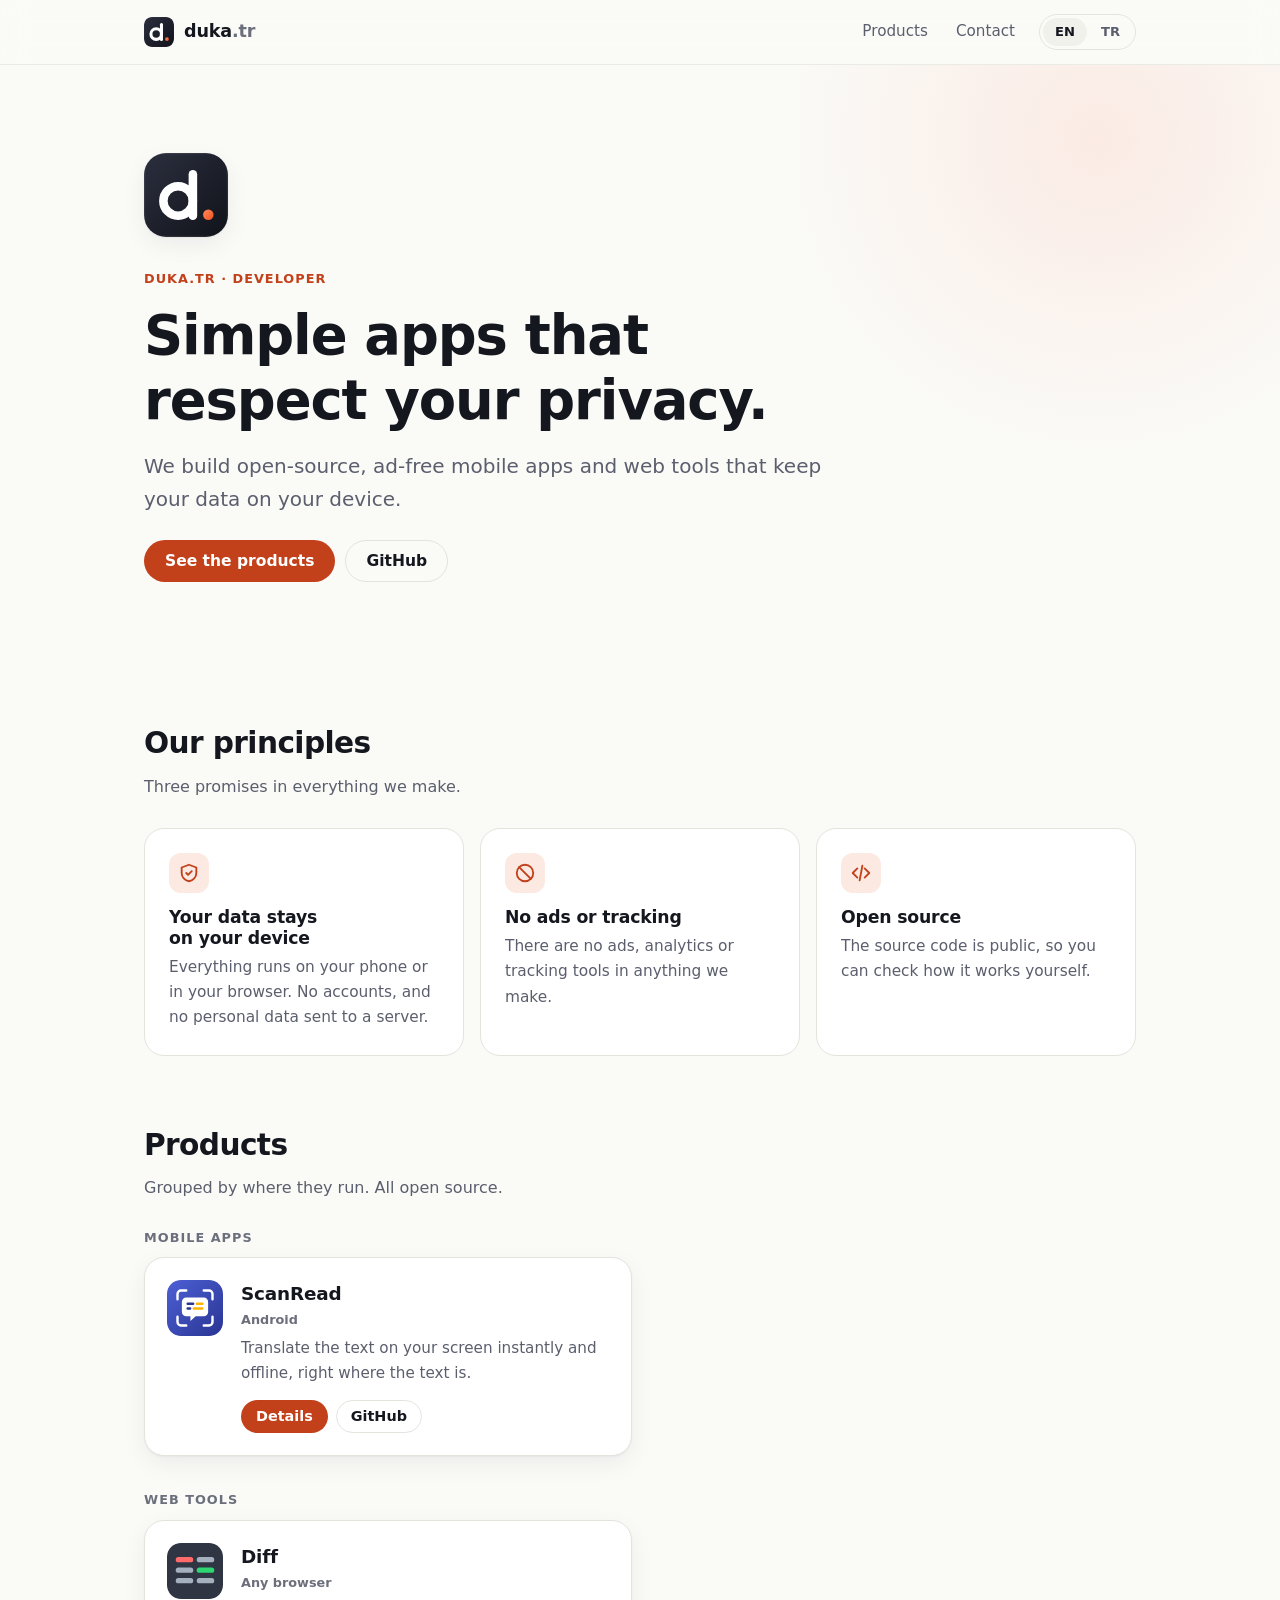
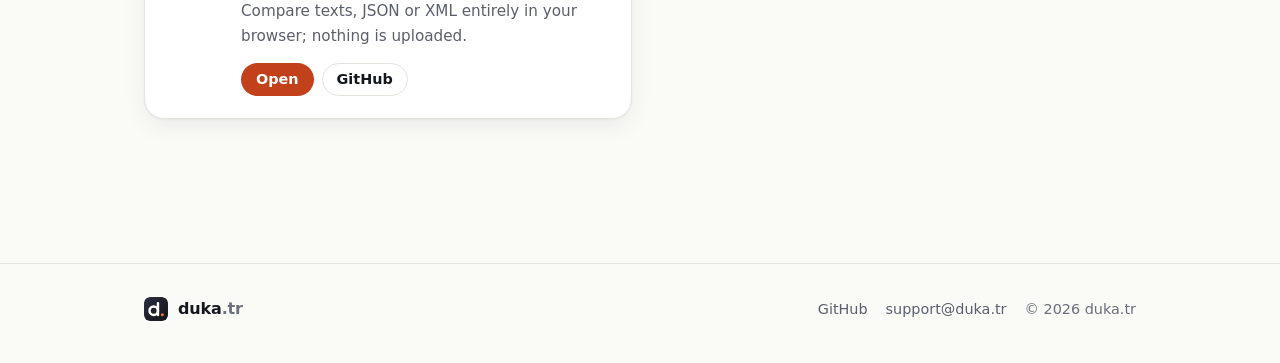
<file: index.html>
<!doctype html>
<html lang="en" data-title-en="duka.tr — Simple apps that respect your privacy" data-title-tr="duka.tr — Gizliliğe saygılı, sade uygulamalar">
<head>
  <meta charset="utf-8">
  <meta name="viewport" content="width=device-width, initial-scale=1">
  <meta http-equiv="Content-Security-Policy" content="default-src 'none'; script-src 'self'; style-src 'self'; img-src 'self'; base-uri 'none'; form-action 'none'">
  <title>duka.tr — Simple apps that respect your privacy</title>
  <meta name="description" content="duka.tr builds open-source, ad-free apps and web tools that keep your data on your device. Açık kaynak, reklamsız ve gizliliğe saygılı uygulamalar.">
  <meta name="theme-color" content="#fafaf7" media="(prefers-color-scheme: light)">
  <meta name="theme-color" content="#0e1015" media="(prefers-color-scheme: dark)">
  <link rel="canonical" href="https://duka.tr/">
  <meta property="og:type" content="website">
  <meta property="og:site_name" content="duka.tr">
  <meta property="og:title" content="duka.tr">
  <meta property="og:description" content="Open-source, ad-free apps and web tools that keep your data on your device.">
  <meta property="og:image" content="https://duka.tr/assets/duka-icon-512.png">
  <meta property="og:url" content="https://duka.tr/">
  <meta property="og:locale" content="en_US">
  <meta property="og:locale:alternate" content="tr_TR">
  <meta name="twitter:card" content="summary">
  <link rel="stylesheet" href="/assets/style.css">
  <script src="/assets/lang.js"></script>
  <link rel="icon" href="/assets/duka-logo.svg" type="image/svg+xml">
  <link rel="apple-touch-icon" href="/assets/duka-icon-512.png">
</head>
<body>
  <a class="skip" href="#main"><span data-l="en">Skip to content</span><span data-l="tr">İçeriğe geç</span></a>
  <header class="site-header">
    <div class="wrap">
      <a class="brand" href="/" aria-label="duka.tr home" data-aria-en="duka.tr home" data-aria-tr="duka.tr ana sayfa"><img src="/assets/duka-logo.svg" alt="" width="30" height="30"><span>duka<span class="tld">.tr</span></span></a>
      <nav class="site-nav" aria-label="Main menu" data-aria-en="Main menu" data-aria-tr="Ana menü">
        <a href="#apps"><span data-l="en">Products</span><span data-l="tr">Ürünler</span></a>
        <a class="nav-optional" href="mailto:support@duka.tr"><span data-l="en">Contact</span><span data-l="tr">İletişim</span></a>
        <div class="lang-switch" role="group" aria-label="Language / Dil">
          <button type="button" data-set-lang="en" lang="en" aria-pressed="true">EN</button>
          <button type="button" data-set-lang="tr" lang="tr" aria-pressed="false">TR</button>
        </div>
      </nav>
    </div>
  </header>

  <main id="main">
    <section class="hero">
      <div class="wrap">
        <img class="hero-logo" src="/assets/duka-logo.svg" width="84" height="84" alt="">
        <p class="eyebrow"><span data-l="en">duka.tr · Developer</span><span data-l="tr">duka.tr · Geliştirici</span></p>
        <h1 data-l="en">Simple apps that<br>respect your privacy.</h1>
        <h1 data-l="tr">Gizliliğe saygılı,<br>sade uygulamalar.</h1>
        <p class="lead" data-l="en">We build open-source, ad-free mobile apps and web tools that keep your data on your device.</p>
        <p class="lead" data-l="tr">Açık kaynak, reklamsız ve verilerinizi cihazınızda tutan mobil uygulamalar ve web araçları geliştiriyoruz.</p>
        <div class="actions">
          <a class="button" href="#apps"><span data-l="en">See the products</span><span data-l="tr">Ürünleri gör</span></a>
          <a class="button ghost" href="https://github.com/duka-tr">GitHub</a>
        </div>
      </div>
    </section>

    <section class="section" aria-labelledby="principles-title">
      <div class="wrap">
        <div class="section-head">
          <h2 id="principles-title"><span data-l="en">Our principles</span><span data-l="tr">İlkelerimiz</span></h2>
          <p><span data-l="en">Three promises in everything we make.</span><span data-l="tr">Her ürünümüzde aynı üç söz.</span></p>
        </div>
        <div class="grid grid-3">
          <div class="card feature">
            <div class="icon" aria-hidden="true"><svg viewBox="0 0 24 24" fill="none" stroke="currentColor" stroke-width="2" stroke-linecap="round" stroke-linejoin="round"><path d="M12 3l8 3v6c0 4.5-3.4 8.3-8 9-4.6-.7-8-4.5-8-9V6z"/><path d="M9 12l2 2 4-4"/></svg></div>
            <h3><span data-l="en">Your data stays on your device</span><span data-l="tr">Veriniz cihazınızda</span></h3>
            <p data-l="en">Everything runs on your phone or in your browser. No accounts, and no personal data sent to a server.</p>
            <p data-l="tr">İşlemler telefonunuzda ya da tarayıcınızda yapılır. Hesap yok, sunucuya gönderilen kişisel veri yok.</p>
          </div>
          <div class="card feature">
            <div class="icon" aria-hidden="true"><svg viewBox="0 0 24 24" fill="none" stroke="currentColor" stroke-width="2" stroke-linecap="round" stroke-linejoin="round"><circle cx="12" cy="12" r="9"/><path d="M5.6 5.6l12.8 12.8"/></svg></div>
            <h3><span data-l="en">No ads or tracking</span><span data-l="tr">Reklam ve izleme yok</span></h3>
            <p data-l="en">There are no ads, analytics or tracking tools in anything we make.</p>
            <p data-l="tr">Ürünlerimizde reklam, analiz ya da izleme araçları bulunmaz.</p>
          </div>
          <div class="card feature">
            <div class="icon" aria-hidden="true"><svg viewBox="0 0 24 24" fill="none" stroke="currentColor" stroke-width="2" stroke-linecap="round" stroke-linejoin="round"><path d="M8 7l-5 5 5 5"/><path d="M16 7l5 5-5 5"/><path d="M13.5 4l-3 16"/></svg></div>
            <h3><span data-l="en">Open source</span><span data-l="tr">Açık kaynak</span></h3>
            <p data-l="en">The source code is public, so you can check how it works yourself.</p>
            <p data-l="tr">Kaynak kodu herkese açıktır; nasıl çalıştığını kendiniz inceleyebilirsiniz.</p>
          </div>
        </div>
      </div>
    </section>

    <section class="section" id="apps" aria-labelledby="apps-title">
      <div class="wrap">
        <div class="section-head">
          <h2 id="apps-title"><span data-l="en">Products</span><span data-l="tr">Ürünler</span></h2>
          <p><span data-l="en">Grouped by where they run. All open source.</span><span data-l="tr">Çalıştıkları yere göre gruplu. Hepsi açık kaynak.</span></p>
        </div>

        <!-- One block per platform. To add a product, copy an <article> into the matching grid;
             to add a platform, copy a whole .category block. -->
        <div class="category">
          <h3 class="category-title"><span data-l="en">Mobile apps</span><span data-l="tr">Mobil uygulamalar</span></h3>
          <div class="grid grid-2">
            <article class="card product">
              <img class="product-icon" src="/assets/scanread-logo.svg" width="56" height="56" alt="">
              <div>
                <h4>ScanRead</h4>
                <p class="product-platform">Android</p>
                <p data-l="en">Translate the text on your screen instantly and offline, right where the text is.</p>
                <p data-l="tr">Ekrandaki metni anında ve internetsiz, metnin bulunduğu yerde çevirin.</p>
                <div class="actions">
                  <a class="button small" href="/scanread/"><span data-l="en">Details</span><span data-l="tr">Ayrıntılar</span></a>
                  <a class="button small ghost" href="https://github.com/duka-tr/scan-read">GitHub</a>
                </div>
              </div>
            </article>
          </div>
        </div>

        <div class="category">
          <h3 class="category-title"><span data-l="en">Web tools</span><span data-l="tr">Web araçları</span></h3>
          <div class="grid grid-2">
            <article class="card product">
              <img class="product-icon" src="/assets/diff-logo.svg" width="56" height="56" alt="">
              <div>
                <h4>Diff</h4>
                <p class="product-platform"><span data-l="en">Any browser</span><span data-l="tr">Tüm tarayıcılar</span></p>
                <p data-l="en">Compare texts, JSON or XML entirely in your browser; nothing is uploaded.</p>
                <p data-l="tr">Metin, JSON ya da XML karşılaştırın; her şey tarayıcınızda kalır, hiçbir şey yüklenmez.</p>
                <div class="actions">
                  <a class="button small" href="/diff/"><span data-l="en">Open</span><span data-l="tr">Aç</span></a>
                  <a class="button small ghost" href="https://github.com/duka-tr/diff">GitHub</a>
                </div>
              </div>
            </article>
          </div>
        </div>
      </div>
    </section>
  </main>

  <footer class="site-footer">
    <div class="wrap">
      <a class="brand" href="/"><img src="/assets/duka-logo.svg" alt="" width="24" height="24"><span>duka<span class="tld">.tr</span></span></a>
      <nav class="footer-links" aria-label="Footer" data-aria-en="Footer" data-aria-tr="Alt menü">
        <a href="https://github.com/duka-tr">GitHub</a>
        <a href="mailto:support@duka.tr">support@duka.tr</a>
        <span>© 2026 duka.tr</span>
      </nav>
    </div>
  </footer>
</body>
</html>
</file>
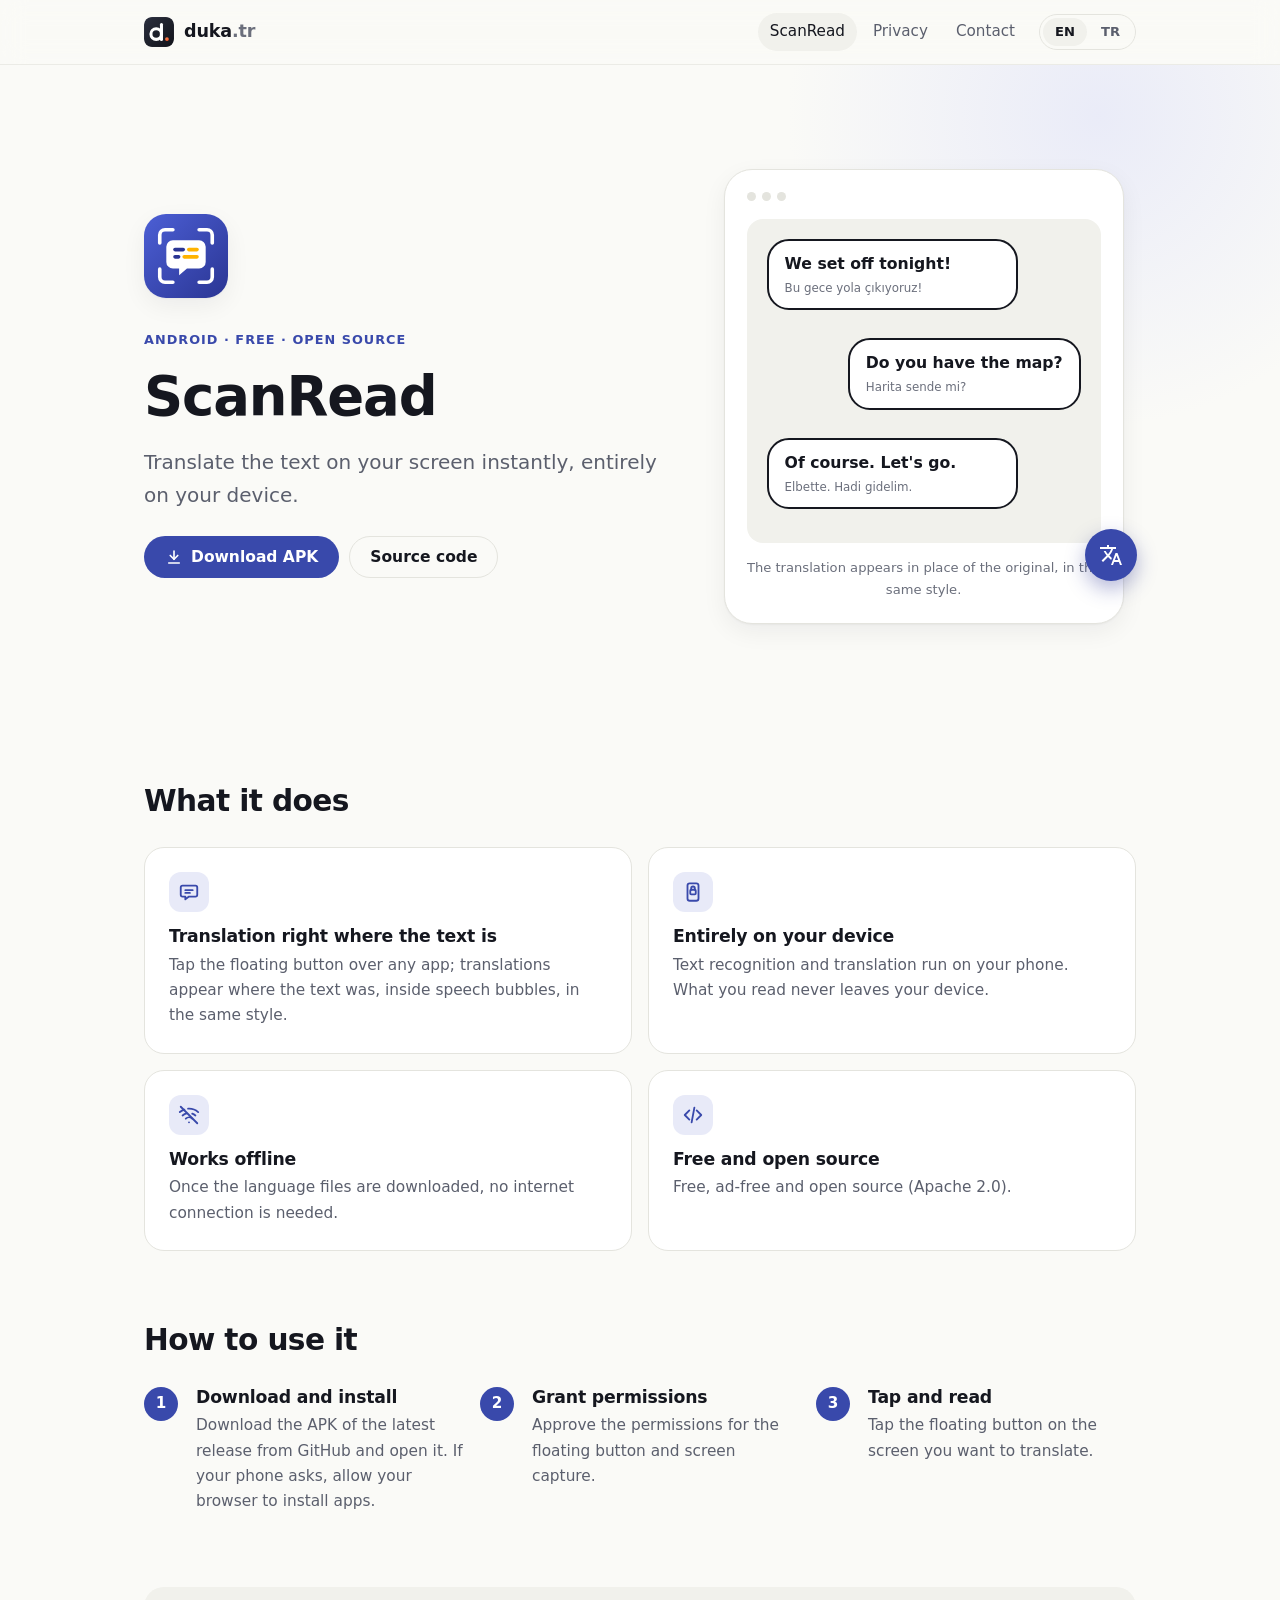
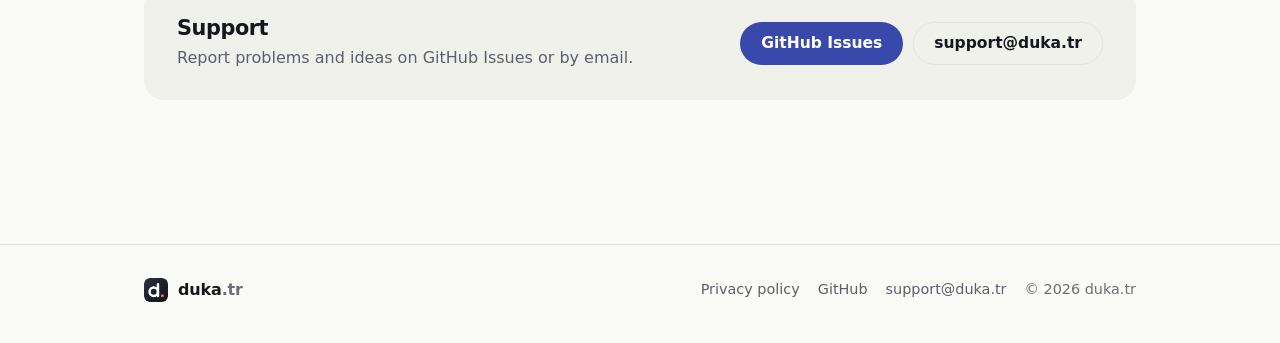
<file: scanread/index.html>
<!doctype html>
<html lang="en" data-title-en="ScanRead — Translate the text on your screen, on your device" data-title-tr="ScanRead — Ekrandaki metni cihazınızda çevirin">
<head>
  <meta charset="utf-8">
  <meta name="viewport" content="width=device-width, initial-scale=1">
  <meta http-equiv="Content-Security-Policy" content="default-src 'none'; script-src 'self'; style-src 'self'; img-src 'self'; base-uri 'none'; form-action 'none'">
  <title>ScanRead — Translate the text on your screen, on your device</title>
  <meta name="description" content="ScanRead is an open-source Android app that translates the text on your screen entirely on your device. Ekrandaki metni cihazınızda çeviren açık kaynak Android uygulaması.">
  <meta name="theme-color" content="#fafaf7" media="(prefers-color-scheme: light)">
  <meta name="theme-color" content="#0e1015" media="(prefers-color-scheme: dark)">
  <link rel="canonical" href="https://duka.tr/scanread/">
  <meta property="og:type" content="website">
  <meta property="og:site_name" content="duka.tr">
  <meta property="og:title" content="ScanRead">
  <meta property="og:description" content="Translate the text on your screen instantly, entirely on your device.">
  <meta property="og:image" content="https://duka.tr/assets/scanread-icon-512.png">
  <meta property="og:url" content="https://duka.tr/scanread/">
  <meta property="og:locale" content="en_US">
  <meta property="og:locale:alternate" content="tr_TR">
  <meta name="twitter:card" content="summary">
  <link rel="stylesheet" href="/assets/style.css">
  <script src="/assets/lang.js"></script>
  <link rel="icon" href="/assets/scanread-logo.svg" type="image/svg+xml">
  <link rel="apple-touch-icon" href="/assets/scanread-icon-512.png">
</head>
<body class="theme-scanread">
  <a class="skip" href="#main"><span data-l="en">Skip to content</span><span data-l="tr">İçeriğe geç</span></a>
  <header class="site-header">
    <div class="wrap">
      <a class="brand" href="/" aria-label="duka.tr home" data-aria-en="duka.tr home" data-aria-tr="duka.tr ana sayfa"><img src="/assets/duka-logo.svg" alt="" width="30" height="30"><span>duka<span class="tld">.tr</span></span></a>
      <nav class="site-nav" aria-label="Main menu" data-aria-en="Main menu" data-aria-tr="Ana menü">
        <a class="nav-optional" href="/scanread/" aria-current="page">ScanRead</a>
        <a href="/scanread/privacy/"><span data-l="en">Privacy</span><span data-l="tr">Gizlilik</span></a>
        <a class="nav-optional" href="mailto:support@duka.tr"><span data-l="en">Contact</span><span data-l="tr">İletişim</span></a>
        <div class="lang-switch" role="group" aria-label="Language / Dil">
          <button type="button" data-set-lang="en" lang="en" aria-pressed="true">EN</button>
          <button type="button" data-set-lang="tr" lang="tr" aria-pressed="false">TR</button>
        </div>
      </nav>
    </div>
  </header>

  <main id="main">
    <section class="hero">
      <div class="wrap app-hero">
        <div>
          <img class="hero-logo" src="/assets/scanread-logo.svg" width="84" height="84" alt="ScanRead">
          <p class="eyebrow"><span data-l="en">Android · Free · Open source</span><span data-l="tr">Android · Ücretsiz · Açık kaynak</span></p>
          <h1>ScanRead</h1>
          <p class="lead" data-l="en">Translate the text on your screen instantly, entirely on your device.</p>
          <p class="lead" data-l="tr">Ekrandaki metni anında, tamamen cihazınızda çevirin.</p>
          <div class="actions">
            <a class="button" href="https://github.com/duka-tr/scan-read/releases/latest">
              <svg viewBox="0 0 24 24" fill="none" stroke="currentColor" stroke-width="2.2" stroke-linecap="round" stroke-linejoin="round" aria-hidden="true"><path d="M12 4v11"/><path d="M7 10l5 5 5-5"/><path d="M5 20h14"/></svg>
              <span data-l="en">Download APK</span><span data-l="tr">APK indir</span>
            </a>
            <a class="button ghost" href="https://github.com/duka-tr/scan-read"><span data-l="en">Source code</span><span data-l="tr">Kaynak kodu</span></a>
          </div>
        </div>

        <figure class="demo" aria-label="Example: text in speech bubbles is translated in place" data-aria-en="Example: text in speech bubbles is translated in place" data-aria-tr="Örnek: konuşma balonlarındaki metin yerinde çevrilir">
          <div class="demo-bar" aria-hidden="true"><span></span><span></span><span></span></div>
          <div class="panel" data-l="en">
            <p class="bubble">We set off tonight!<span class="orig" lang="tr">Bu gece yola çıkıyoruz!</span></p>
            <p class="bubble right">Do you have the map?<span class="orig" lang="tr">Harita sende mi?</span></p>
            <p class="bubble">Of course. Let's go.<span class="orig" lang="tr">Elbette. Hadi gidelim.</span></p>
          </div>
          <div class="panel" data-l="tr">
            <p class="bubble">Bu gece yola çıkıyoruz!<span class="orig" lang="en">We set off tonight!</span></p>
            <p class="bubble right">Harita sende mi?<span class="orig" lang="en">Do you have the map?</span></p>
            <p class="bubble">Elbette. Hadi gidelim.<span class="orig" lang="en">Of course. Let's go.</span></p>
          </div>
          <div class="demo-fab" aria-hidden="true">
            <svg viewBox="0 0 24 24" fill="currentColor"><path d="M12.87 15.07l-2.54-2.51.03-.03c1.74-1.94 2.98-4.17 3.71-6.53H17V4h-7V2H8v2H1v1.99h11.17C11.5 7.92 10.44 9.75 9 11.35 8.07 10.32 7.3 9.19 6.69 8h-2c.73 1.63 1.73 3.17 2.98 4.56l-5.09 5.02L4 19l5-5 3.11 3.11.76-2.04zM18.5 10h-2L12 22h2l1.12-3h4.75L21 22h2l-4.5-12zm-2.62 7l1.62-4.33L19.12 17h-3.24z"/></svg>
          </div>
          <figcaption class="demo-caption"><span data-l="en">The translation appears in place of the original, in the same style.</span><span data-l="tr">Çeviri, orijinal metnin yerinde ve aynı tarzda görünür.</span></figcaption>
        </figure>
      </div>
    </section>

    <section class="section" aria-labelledby="features-title">
      <div class="wrap">
        <div class="section-head">
          <h2 id="features-title"><span data-l="en">What it does</span><span data-l="tr">Neler yapar?</span></h2>
        </div>
        <div class="grid grid-2">
          <div class="card feature">
            <div class="icon" aria-hidden="true"><svg viewBox="0 0 24 24" fill="none" stroke="currentColor" stroke-width="2" stroke-linecap="round" stroke-linejoin="round"><path d="M5 5h14a2 2 0 0 1 2 2v8a2 2 0 0 1-2 2h-7l-4 3v-3H5a2 2 0 0 1-2-2V7a2 2 0 0 1 2-2z"/><path d="M8 10h8M8 13h5"/></svg></div>
            <h3><span data-l="en">Translation right where the text is</span><span data-l="tr">Metnin olduğu yerde çeviri</span></h3>
            <p data-l="en">Tap the floating button over any app; translations appear where the text was, inside speech bubbles, in the same style.</p>
            <p data-l="tr">Herhangi bir uygulamanın üstündeki yüzen butona dokunun; çeviriler metnin bulunduğu yerde, konuşma balonlarının içinde aynı tarzda görünür.</p>
          </div>
          <div class="card feature">
            <div class="icon" aria-hidden="true"><svg viewBox="0 0 24 24" fill="none" stroke="currentColor" stroke-width="2" stroke-linecap="round" stroke-linejoin="round"><rect x="6" y="2.5" width="12" height="19" rx="2.5"/><path d="M10 9.5V8a2 2 0 0 1 4 0v1.5"/><rect x="9" y="9.5" width="6" height="5" rx="1"/></svg></div>
            <h3><span data-l="en">Entirely on your device</span><span data-l="tr">Tamamen cihazınızda</span></h3>
            <p data-l="en">Text recognition and translation run on your phone. What you read never leaves your device.</p>
            <p data-l="tr">Metin tanıma ve çeviri telefonunuzda çalışır. Okuduklarınız cihazınızdan çıkmaz.</p>
          </div>
          <div class="card feature">
            <div class="icon" aria-hidden="true"><svg viewBox="0 0 24 24" fill="none" stroke="currentColor" stroke-width="2" stroke-linecap="round" stroke-linejoin="round"><path d="M2 8.8a15 15 0 0 1 5-2.6"/><path d="M11 5.1A15 15 0 0 1 22 8.8"/><path d="M5 12.5a10 10 0 0 1 4.5-2.3"/><path d="M15.5 10.6A10 10 0 0 1 19 12.5"/><path d="M8.5 16a5 5 0 0 1 7 0"/><path d="M12 20h.01"/><path d="M3 3l18 18"/></svg></div>
            <h3><span data-l="en">Works offline</span><span data-l="tr">İnternetsiz çalışır</span></h3>
            <p data-l="en">Once the language files are downloaded, no internet connection is needed.</p>
            <p data-l="tr">Dil dosyaları bir kez indirildikten sonra internet gerekmez.</p>
          </div>
          <div class="card feature">
            <div class="icon" aria-hidden="true"><svg viewBox="0 0 24 24" fill="none" stroke="currentColor" stroke-width="2" stroke-linecap="round" stroke-linejoin="round"><path d="M8 7l-5 5 5 5"/><path d="M16 7l5 5-5 5"/><path d="M13.5 4l-3 16"/></svg></div>
            <h3><span data-l="en">Free and open source</span><span data-l="tr">Ücretsiz ve açık kaynak</span></h3>
            <p data-l="en">Free, ad-free and open source (Apache 2.0).</p>
            <p data-l="tr">Ücretsiz, reklamsız ve açık kaynaklı (Apache 2.0).</p>
          </div>
        </div>
      </div>
    </section>

    <section class="section" aria-labelledby="how-title">
      <div class="wrap">
        <div class="section-head">
          <h2 id="how-title"><span data-l="en">How to use it</span><span data-l="tr">Nasıl kullanılır?</span></h2>
        </div>
        <ol class="steps grid grid-3">
          <li>
            <h3><span data-l="en">Download and install</span><span data-l="tr">İndirin ve kurun</span></h3>
            <p data-l="en">Download the APK of the latest release from GitHub and open it. If your phone asks, allow your browser to install apps.</p>
            <p data-l="tr">Son sürümün APK dosyasını GitHub'dan indirip açın. Telefonunuz sorarsa tarayıcınıza uygulama yükleme izni verin.</p>
          </li>
          <li>
            <h3><span data-l="en">Grant permissions</span><span data-l="tr">İzinleri verin</span></h3>
            <p data-l="en">Approve the permissions for the floating button and screen capture.</p>
            <p data-l="tr">Yüzen buton ve ekran yakalama için gereken izinleri onaylayın.</p>
          </li>
          <li>
            <h3><span data-l="en">Tap and read</span><span data-l="tr">Dokunun, okuyun</span></h3>
            <p data-l="en">Tap the floating button on the screen you want to translate.</p>
            <p data-l="tr">Çevirmek istediğiniz ekranda yüzen butona dokunun.</p>
          </li>
        </ol>
      </div>
    </section>

    <section class="section" aria-labelledby="support-title">
      <div class="wrap">
        <div class="card band">
          <div>
            <h2 id="support-title"><span data-l="en">Support</span><span data-l="tr">Destek</span></h2>
            <p data-l="en">Report problems and ideas on GitHub Issues or by email.</p>
            <p data-l="tr">Sorun ve öneriler için GitHub Issues ya da e-posta.</p>
          </div>
          <div class="actions">
            <a class="button" href="https://github.com/duka-tr/scan-read/issues">GitHub Issues</a>
            <a class="button ghost" href="mailto:support@duka.tr">support@duka.tr</a>
          </div>
        </div>
      </div>
    </section>
  </main>

  <footer class="site-footer">
    <div class="wrap">
      <a class="brand" href="/"><img src="/assets/duka-logo.svg" alt="" width="24" height="24"><span>duka<span class="tld">.tr</span></span></a>
      <nav class="footer-links" aria-label="Footer" data-aria-en="Footer" data-aria-tr="Alt menü">
        <a href="/scanread/privacy/"><span data-l="en">Privacy policy</span><span data-l="tr">Gizlilik politikası</span></a>
        <a href="https://github.com/duka-tr/scan-read">GitHub</a>
        <a href="mailto:support@duka.tr">support@duka.tr</a>
        <span>© 2026 duka.tr</span>
      </nav>
    </div>
  </footer>
</body>
</html>
</file>
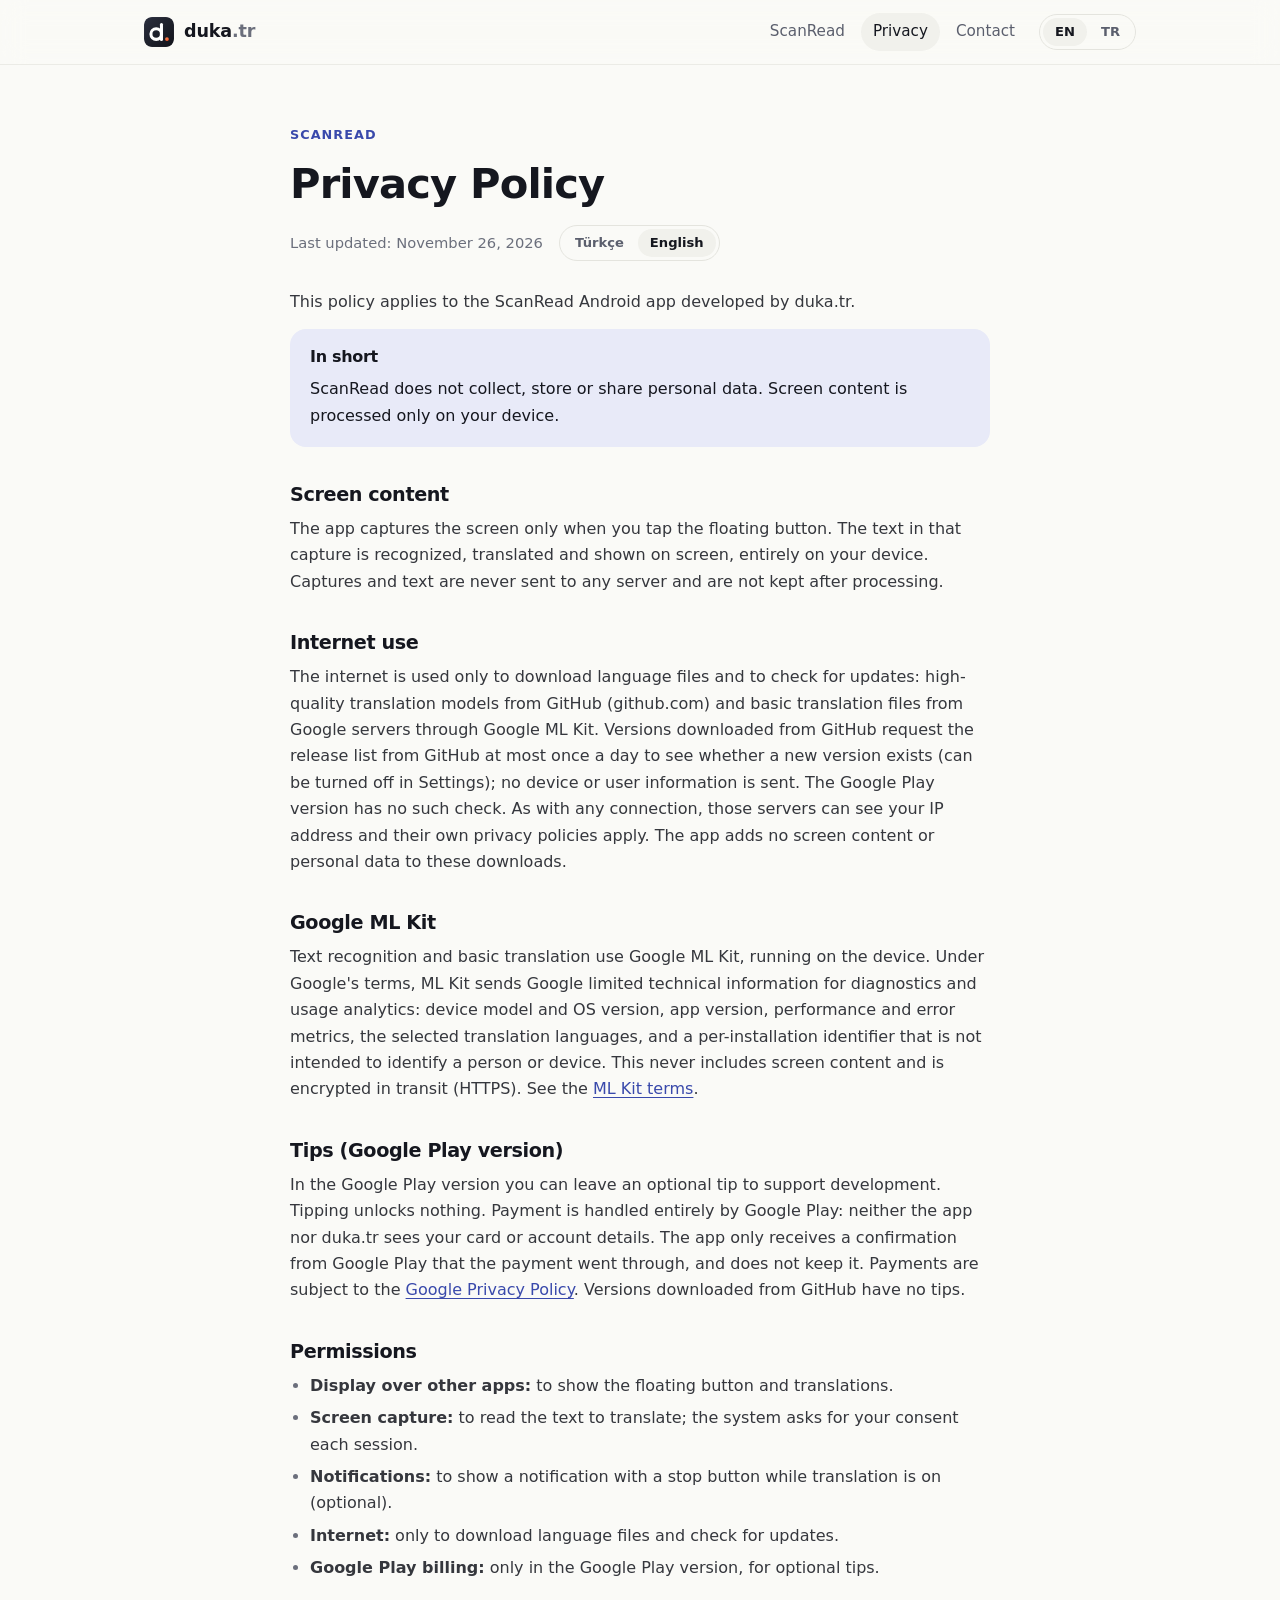
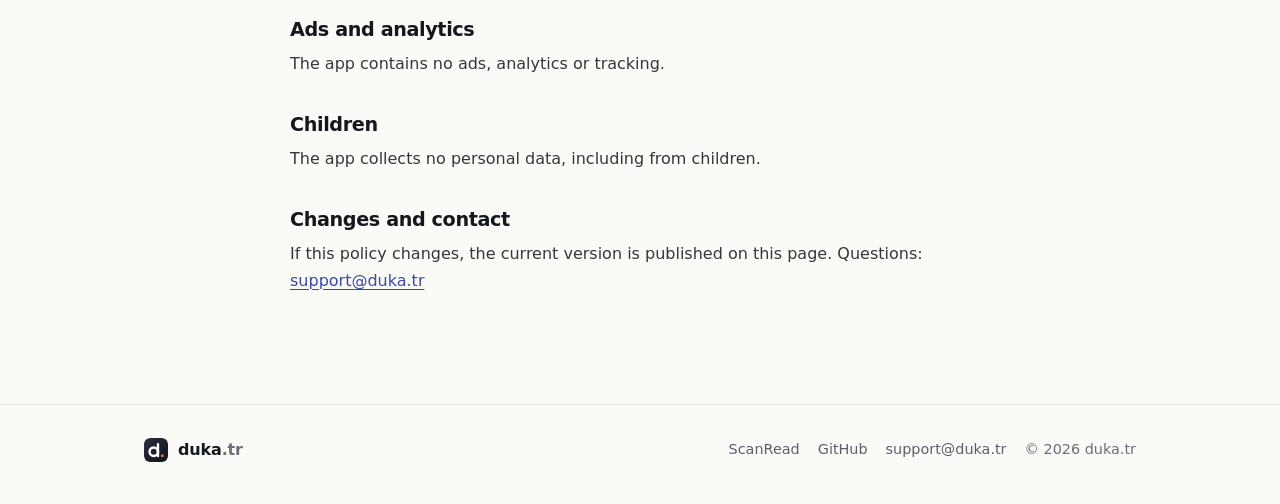
<file: scanread/privacy/index.html>
<!doctype html>
<html lang="en" data-title-en="ScanRead Privacy Policy — duka.tr" data-title-tr="ScanRead Gizlilik Politikası — duka.tr">
<head>
  <meta charset="utf-8">
  <meta name="viewport" content="width=device-width, initial-scale=1">
  <meta http-equiv="Content-Security-Policy" content="default-src 'none'; script-src 'self'; style-src 'self'; img-src 'self'; base-uri 'none'; form-action 'none'">
  <title>ScanRead Privacy Policy / Gizlilik Politikası</title>
  <meta name="description" content="ScanRead privacy policy: no personal data is collected; screen content is processed only on your device. ScanRead gizlilik politikası.">
  <meta name="theme-color" content="#fafaf7" media="(prefers-color-scheme: light)">
  <meta name="theme-color" content="#0e1015" media="(prefers-color-scheme: dark)">
  <link rel="canonical" href="https://duka.tr/scanread/privacy/">
  <meta property="og:type" content="website">
  <meta property="og:site_name" content="duka.tr">
  <meta property="og:title" content="ScanRead Privacy Policy / Gizlilik Politikası">
  <meta property="og:description" content="ScanRead collects no personal data; screen content is processed only on your device.">
  <meta property="og:image" content="https://duka.tr/assets/scanread-icon-512.png">
  <meta property="og:url" content="https://duka.tr/scanread/privacy/">
  <meta name="twitter:card" content="summary">
  <link rel="stylesheet" href="/assets/style.css">
  <script src="/assets/lang.js"></script>
  <link rel="icon" href="/assets/scanread-logo.svg" type="image/svg+xml">
  <link rel="apple-touch-icon" href="/assets/scanread-icon-512.png">
</head>
<body class="theme-scanread">
  <a class="skip" href="#main"><span data-l="en">Skip to content</span><span data-l="tr">İçeriğe geç</span></a>
  <header class="site-header">
    <div class="wrap">
      <a class="brand" href="/" aria-label="duka.tr home" data-aria-en="duka.tr home" data-aria-tr="duka.tr ana sayfa"><img src="/assets/duka-logo.svg" alt="" width="30" height="30"><span>duka<span class="tld">.tr</span></span></a>
      <nav class="site-nav" aria-label="Main menu" data-aria-en="Main menu" data-aria-tr="Ana menü">
        <a class="nav-optional" href="/scanread/">ScanRead</a>
        <a href="/scanread/privacy/" aria-current="page"><span data-l="en">Privacy</span><span data-l="tr">Gizlilik</span></a>
        <a class="nav-optional" href="mailto:support@duka.tr"><span data-l="en">Contact</span><span data-l="tr">İletişim</span></a>
        <div class="lang-switch" role="group" aria-label="Language / Dil">
          <button type="button" data-set-lang="en" lang="en" aria-pressed="true">EN</button>
          <button type="button" data-set-lang="tr" lang="tr" aria-pressed="false">TR</button>
        </div>
      </nav>
    </div>
  </header>
  <main id="main" class="wrap">
   <article class="doc">
    <section id="turkce" lang="tr" data-doc-l="tr">
    <p class="eyebrow">ScanRead</p>
    <h1>Gizlilik Politikası</h1>
    <div class="doc-meta">
      <span>Son güncelleme: 26 Kasım 2026</span>
      <span class="lang-switch"><a href="#turkce" aria-current="true">Türkçe</a><a href="#english" data-set-lang="en">English</a></span>
    </div>

    <p>Bu politika, duka.tr tarafından geliştirilen ScanRead Android uygulaması için geçerlidir.</p>

    <div class="callout">
      <h2>Kısaca</h2>
      <p>ScanRead kişisel veri toplamaz, saklamaz ve paylaşmaz. Ekran içeriği yalnızca cihazınızda işlenir.</p>
    </div>

    <h2>Ekran içeriği</h2>
    <p>Uygulama, yalnızca siz yüzen butona dokunduğunuzda ekranın bir görüntüsünü alır. Bu görüntüdeki metin tanınır, çevrilir ve çeviri ekranda gösterilir. Bu işlemlerin tamamı cihazınızda gerçekleşir; görüntüler ve metinler hiçbir sunucuya gönderilmez ve işlem bittikten sonra saklanmaz.</p>

    <h2>İnternet kullanımı</h2>
    <p>İnternet yalnızca dil dosyalarını indirmek ve güncellemeleri denetlemek için kullanılır:</p>
    <ul>
      <li>Yüksek kaliteli çeviri modelleri GitHub üzerinden (github.com) indirilir.</li>
      <li>Temel çeviri dosyaları Google ML Kit aracılığıyla Google sunucularından indirilir.</li>
      <li>GitHub'dan indirilen sürümler, yeni sürüm olup olmadığını öğrenmek için günde en fazla bir kez GitHub'dan sürüm listesini ister (Ayarlar'dan kapatılabilir). Bu istekte cihaz ya da kullanıcı bilgisi gönderilmez. Google Play sürümünde bu kontrol yoktur.</li>
    </ul>
    <p>Bu indirmeler sırasında, her internet bağlantısında olduğu gibi, IP adresiniz ilgili sunucu tarafından görülebilir. Bu sunucuların kendi gizlilik politikaları geçerlidir. Uygulama bu indirmelere ekran içeriği ya da kişisel veri eklemez.</p>

    <h2>Google ML Kit</h2>
    <p>Metin tanıma ve temel çeviri için Google ML Kit kullanılır ve bu işlemler cihazda çalışır. ML Kit, Google'ın şartlarına göre teşhis ve kullanım analizi amacıyla sınırlı teknik bilgileri Google'a gönderir: cihaz modeli ve işletim sistemi sürümü, uygulama sürümü, performans ve hata ölçümleri, seçili çeviri dilleri ve kişiyi ya da cihazı tanımlamaya yönelik olmayan, kuruluma özel bir tanımlayıcı. Bu bilgiler ekran içeriğini içermez ve HTTPS ile şifrelenerek gönderilir. Ayrıntılar: <a href="https://developers.google.com/ml-kit/terms">ML Kit şartları</a>.</p>

    <h2>Bahşişler (Google Play sürümü)</h2>
    <p>Google Play sürümünde geliştirmeye destek olmak için isteğe bağlı bahşiş bırakabilirsiniz. Bahşiş hiçbir özelliğin kilidini açmaz. Ödemeyi tamamen Google Play yürütür: kart ve hesap bilgilerinizi uygulama ya da duka.tr görmez. Uygulama yalnızca ödemenin tamamlandığına dair Google Play'den bir onay alır ve bu onayı saklamaz. Ödemeler <a href="https://policies.google.com/privacy">Google Gizlilik Politikası</a>'na tabidir. GitHub'dan indirilen sürümlerde bahşiş yoktur.</p>

    <h2>İzinler</h2>
    <ul>
      <li><strong>Diğer uygulamaların üzerinde gösterme:</strong> yüzen butonu ve çevirileri göstermek için.</li>
      <li><strong>Ekran yakalama:</strong> çevrilecek metni okumak için; her oturumda sistem tarafından sizden onay istenir.</li>
      <li><strong>Bildirimler:</strong> çeviri açıkken durdurma düğmeli bir bildirim göstermek için (isteğe bağlı).</li>
      <li><strong>İnternet:</strong> yalnızca dil dosyalarını indirmek ve güncellemeleri denetlemek için.</li>
      <li><strong>Google Play satın alma:</strong> yalnızca Google Play sürümünde, isteğe bağlı bahşişler için.</li>
    </ul>

    <h2>Reklam ve analiz</h2>
    <p>Uygulamada reklam, analiz veya izleme araçları bulunmaz.</p>

    <h2>Çocuklar</h2>
    <p>Uygulama kişisel veri toplamadığı için çocuklardan da veri toplamaz.</p>

    <h2>Değişiklikler ve iletişim</h2>
    <p>Bu politika değişirse güncel hali bu sayfada yayımlanır. Sorularınız için: <a href="mailto:support@duka.tr">support@duka.tr</a></p>

    </section>

    <hr class="doc-divider">

    <section id="english" lang="en" data-doc-l="en">
    <p class="eyebrow">ScanRead</p>
    <h1>Privacy Policy</h1>
    <div class="doc-meta">
      <span>Last updated: November 26, 2026</span>
      <span class="lang-switch"><a href="#turkce" data-set-lang="tr">Türkçe</a><a href="#english" aria-current="true">English</a></span>
    </div>

    <p>This policy applies to the ScanRead Android app developed by duka.tr.</p>

    <div class="callout">
      <h2>In short</h2>
      <p>ScanRead does not collect, store or share personal data. Screen content is processed only on your device.</p>
    </div>

    <h2>Screen content</h2>
    <p>The app captures the screen only when you tap the floating button. The text in that capture is recognized, translated and shown on screen, entirely on your device. Captures and text are never sent to any server and are not kept after processing.</p>

    <h2>Internet use</h2>
    <p>The internet is used only to download language files and to check for updates: high-quality translation models from GitHub (github.com) and basic translation files from Google servers through Google ML Kit. Versions downloaded from GitHub request the release list from GitHub at most once a day to see whether a new version exists (can be turned off in Settings); no device or user information is sent. The Google Play version has no such check. As with any connection, those servers can see your IP address and their own privacy policies apply. The app adds no screen content or personal data to these downloads.</p>

    <h2>Google ML Kit</h2>
    <p>Text recognition and basic translation use Google ML Kit, running on the device. Under Google's terms, ML Kit sends Google limited technical information for diagnostics and usage analytics: device model and OS version, app version, performance and error metrics, the selected translation languages, and a per-installation identifier that is not intended to identify a person or device. This never includes screen content and is encrypted in transit (HTTPS). See the <a href="https://developers.google.com/ml-kit/terms">ML Kit terms</a>.</p>

    <h2>Tips (Google Play version)</h2>
    <p>In the Google Play version you can leave an optional tip to support development. Tipping unlocks nothing. Payment is handled entirely by Google Play: neither the app nor duka.tr sees your card or account details. The app only receives a confirmation from Google Play that the payment went through, and does not keep it. Payments are subject to the <a href="https://policies.google.com/privacy">Google Privacy Policy</a>. Versions downloaded from GitHub have no tips.</p>

    <h2>Permissions</h2>
    <ul>
      <li><strong>Display over other apps:</strong> to show the floating button and translations.</li>
      <li><strong>Screen capture:</strong> to read the text to translate; the system asks for your consent each session.</li>
      <li><strong>Notifications:</strong> to show a notification with a stop button while translation is on (optional).</li>
      <li><strong>Internet:</strong> only to download language files and check for updates.</li>
      <li><strong>Google Play billing:</strong> only in the Google Play version, for optional tips.</li>
    </ul>

    <h2>Ads and analytics</h2>
    <p>The app contains no ads, analytics or tracking.</p>

    <h2>Children</h2>
    <p>The app collects no personal data, including from children.</p>

    <h2>Changes and contact</h2>
    <p>If this policy changes, the current version is published on this page. Questions: <a href="mailto:support@duka.tr">support@duka.tr</a></p>
    </section>
   </article>
  </main>

  <footer class="site-footer">
    <div class="wrap">
      <a class="brand" href="/"><img src="/assets/duka-logo.svg" alt="" width="24" height="24"><span>duka<span class="tld">.tr</span></span></a>
      <nav class="footer-links" aria-label="Footer" data-aria-en="Footer" data-aria-tr="Alt menü">
        <a href="/scanread/">ScanRead</a>
        <a href="https://github.com/duka-tr/scan-read">GitHub</a>
        <a href="mailto:support@duka.tr">support@duka.tr</a>
        <span>© 2026 duka.tr</span>
      </nav>
    </div>
  </footer>
</body>
</html>
</file>
<file: assets/style.css>
/* duka.tr — shared styles. Plain CSS, no external requests. */

:root {
  --bg: #fafaf7;
  --bg-tint: #f1f1ec;
  --surface: #ffffff;
  --text: #15171f;
  --muted: #5b5f6d;
  --faint: #6b6f7c;
  --border: #e4e4de;
  --accent: #c2401a;
  --accent-strong: #a83512;
  --accent-soft: #fbe9e2;
  --on-accent: #ffffff;
  --shadow: 0 1px 2px rgba(20, 22, 30, .04), 0 8px 24px rgba(20, 22, 30, .06);
  --radius: 20px;
  --max: 1040px;
  --prose: 700px;
  color-scheme: light dark;
}

@media (prefers-color-scheme: dark) {
  :root {
    --bg: #0e1015;
    --bg-tint: #14171e;
    --surface: #171a22;
    --text: #ececf2;
    --muted: #a5a8b6;
    --faint: #8b8fa0;
    --border: #262a35;
    --accent: #ff8a63;
    --accent-strong: #ffa585;
    --accent-soft: #2b1c17;
    --on-accent: #1a0d08;
    --shadow: 0 1px 2px rgba(0, 0, 0, .3), 0 8px 24px rgba(0, 0, 0, .25);
  }
}

/* App pages swap the accent to the app's own color. */
.theme-scanread {
  --accent: #3949ab;
  --accent-strong: #2a3593;
  --accent-soft: #e8eaf8;
}
@media (prefers-color-scheme: dark) {
  .theme-scanread {
    --accent: #aab6ff;
    --accent-strong: #c6ceff;
    --accent-soft: #1b1f36;
    --on-accent: #10142e;
  }
}

* { box-sizing: border-box; }

/* ---------- Language ----------
   Both languages are in the page; assets/lang.js sets <html lang>.
   Without JavaScript the page stays English. */
html:not([lang="tr"]) [data-l="tr"],
html[lang="tr"] [data-l="en"] { display: none !important; }

html { -webkit-text-size-adjust: 100%; scroll-behavior: smooth; }
@media (prefers-reduced-motion: reduce) { html { scroll-behavior: auto; } }

body {
  margin: 0;
  background: var(--bg);
  color: var(--text);
  font: 16px/1.65 system-ui, -apple-system, "Segoe UI", Roboto, "Helvetica Neue", sans-serif;
  -webkit-font-smoothing: antialiased;
  text-rendering: optimizeLegibility;
}

img, svg { display: block; max-width: 100%; }

a { color: var(--accent); text-underline-offset: 3px; text-decoration-thickness: 1px; }
a:hover { color: var(--accent-strong); }

:focus-visible { outline: 2px solid var(--accent); outline-offset: 3px; border-radius: 6px; }

.wrap { max-width: var(--max); margin: 0 auto; padding: 0 24px; }
@media (max-width: 560px) { .wrap { padding: 0 16px; } }

.skip {
  position: absolute; left: -9999px; top: 8px;
  background: var(--surface); padding: 8px 12px; border-radius: 8px; z-index: 10;
}
.skip:focus { left: 8px; }

/* ---------- Header ---------- */

.site-header {
  position: sticky; top: 0; z-index: 5;
  background: color-mix(in srgb, var(--bg) 82%, transparent);
  -webkit-backdrop-filter: saturate(160%) blur(12px);
  backdrop-filter: saturate(160%) blur(12px);
  border-bottom: 1px solid color-mix(in srgb, var(--border) 70%, transparent);
}
.site-header .wrap {
  display: flex; align-items: center; justify-content: space-between;
  gap: 16px; height: 64px;
}

.brand {
  display: inline-flex; align-items: center; gap: 10px;
  color: var(--text); text-decoration: none;
  font-weight: 700; font-size: 1.1rem; letter-spacing: -.01em;
}
.brand:hover { color: var(--text); }
.brand img { width: 30px; height: 30px; border-radius: 8px; }
.brand .tld { color: var(--faint); font-weight: 600; }

.site-nav { display: flex; align-items: center; gap: 4px; }
.site-nav .lang-switch { margin-left: 8px; }
.site-nav a {
  color: var(--muted); text-decoration: none; font-size: .95rem; font-weight: 500;
  padding: 6px 12px; border-radius: 999px;
}
.site-nav a:hover { color: var(--text); background: var(--bg-tint); }
.site-nav a[aria-current="page"] { color: var(--text); background: var(--bg-tint); }
@media (max-width: 480px) {
  .site-nav .nav-optional { display: none; }
}
@media (max-width: 420px) {
  .site-nav a { padding: 6px 8px; font-size: .9rem; }
  .site-nav .lang-switch { margin-left: 4px; }
  .brand img { width: 26px; height: 26px; }
}

/* ---------- Typography ---------- */

h1, h2, h3 { line-height: 1.2; letter-spacing: -.02em; text-wrap: balance; }
h1 { font-size: clamp(2.1rem, 5vw, 3.4rem); margin: 0 0 16px; font-weight: 750; }
h2 { font-size: clamp(1.4rem, 3vw, 1.85rem); margin: 0 0 12px; font-weight: 700; }
h3 { font-size: 1.08rem; margin: 0 0 6px; font-weight: 650; letter-spacing: -.01em; }
p { margin: 0 0 14px; }

.eyebrow {
  display: inline-flex; align-items: center; gap: 8px;
  font-size: .8rem; font-weight: 650; letter-spacing: .08em; text-transform: uppercase;
  color: var(--accent); margin: 0 0 14px;
}
.lead { font-size: clamp(1.08rem, 2vw, 1.25rem); color: var(--muted); max-width: 36em; }
.muted { color: var(--muted); }

/* ---------- Buttons ---------- */

.actions { display: flex; flex-wrap: wrap; gap: 10px; margin-top: 24px; }
.button {
  display: inline-flex; align-items: center; gap: 8px;
  background: var(--accent); color: var(--on-accent);
  padding: 11px 20px; border-radius: 999px; border: 1px solid transparent;
  text-decoration: none; font-weight: 600; font-size: .97rem; line-height: 1.2;
  transition: background-color .15s, transform .15s, border-color .15s;
}
.button:hover { background: var(--accent-strong); color: var(--on-accent); }
.button:active { transform: translateY(1px); }
.button svg { width: 18px; height: 18px; flex: none; }
.button.small { padding: 7px 14px; font-size: .9rem; }
.button.ghost {
  background: transparent; color: var(--text); border-color: var(--border);
}
.button.ghost:hover { background: var(--bg-tint); border-color: var(--faint); color: var(--text); }

/* ---------- Sections ---------- */

.section { padding: 72px 0; }
.section + .section { padding-top: 0; }
.section-head { margin-bottom: 28px; }
.section-head p { color: var(--muted); margin: 0; }

.hero { padding: 88px 0 72px; position: relative; overflow: hidden; }
.hero::before {
  content: ""; position: absolute; inset: -40% -10% auto auto; width: 620px; height: 620px;
  background: radial-gradient(closest-side, var(--accent-soft), transparent);
  opacity: .9; pointer-events: none; z-index: -1;
}
.hero-logo {
  width: 84px; height: 84px; border-radius: 22px; margin-bottom: 28px;
  box-shadow: var(--shadow);
}
@media (max-width: 560px) { .hero { padding: 56px 0 48px; } }

/* ---------- Cards & grids ---------- */

.card {
  background: var(--surface);
  border: 1px solid var(--border);
  border-radius: var(--radius);
  padding: 24px;
}

.grid { display: grid; gap: 16px; }
.grid-3 { grid-template-columns: repeat(3, 1fr); }
.grid-2 { grid-template-columns: repeat(2, 1fr); }
@media (max-width: 820px) { .grid-3 { grid-template-columns: 1fr 1fr; } }
@media (max-width: 560px) { .grid-3, .grid-2 { grid-template-columns: 1fr; } }

.feature p { color: var(--muted); margin: 0; font-size: .96rem; }
.icon {
  width: 40px; height: 40px; border-radius: 12px; margin-bottom: 14px;
  display: grid; place-items: center;
  background: var(--accent-soft); color: var(--accent);
}
.icon svg { width: 22px; height: 22px; }

/* Products on the home page, grouped by platform */
.category + .category { margin-top: 36px; }
.category-title {
  font-size: .8rem; font-weight: 650; letter-spacing: .08em; text-transform: uppercase;
  color: var(--faint); margin: 0 0 12px;
}
.product {
  display: grid; grid-template-columns: auto 1fr; gap: 18px; align-items: start;
  padding: 22px; box-shadow: var(--shadow);
}
.product-icon { width: 56px; height: 56px; border-radius: 14px; }
.product h4 { font-size: 1.15rem; line-height: 1.25; letter-spacing: -.01em; margin: 2px 0 4px; }
.product p { color: var(--muted); font-size: .95rem; margin: 0; }
.product .product-platform { color: var(--faint); font-size: .8rem; font-weight: 600; margin: 0 0 6px; }
.product .actions { margin-top: 14px; gap: 8px; }

/* ---------- App page hero ---------- */

.app-hero { display: grid; grid-template-columns: 1.1fr .9fr; gap: 48px; align-items: center; }
@media (max-width: 860px) { .app-hero { grid-template-columns: 1fr; gap: 40px; } }

/* Illustrative "translated in place" demo */
.demo {
  position: relative; background: var(--surface); border: 1px solid var(--border);
  border-radius: 28px; padding: 22px; box-shadow: var(--shadow);
  max-width: 400px; justify-self: center; width: 100%;
}
.demo-bar { display: flex; gap: 6px; margin-bottom: 18px; }
.demo-bar span { width: 9px; height: 9px; border-radius: 50%; background: var(--border); }
.panel {
  border-radius: 16px; background: var(--bg-tint); padding: 20px;
  display: grid; gap: 14px;
}
.bubble {
  background: var(--surface); border: 2px solid var(--text);
  border-radius: 22px; padding: 10px 16px; max-width: 80%;
  font-weight: 650; font-size: .98rem; position: relative;
}
.bubble.right { justify-self: end; }
.bubble .orig { display: block; font-size: .74rem; font-weight: 500; color: var(--faint); margin-top: 2px; }
.demo-fab {
  position: absolute; right: -14px; bottom: 42px;
  width: 52px; height: 52px; border-radius: 50%;
  background: var(--accent); color: var(--on-accent);
  display: grid; place-items: center; box-shadow: 0 8px 20px rgba(42, 53, 147, .35);
}
.demo-fab svg { width: 24px; height: 24px; }
.demo-caption { text-align: center; font-size: .82rem; color: var(--faint); margin: 14px 0 0; }
@media (max-width: 560px) {
  .demo-fab { right: 10px; bottom: 56px; }
  .demo-caption { padding: 0 56px 0 0; text-align: left; }
}

/* Steps */
.steps { counter-reset: step; list-style: none; padding: 0; margin: 0; }
.steps li { counter-increment: step; position: relative; padding-left: 52px; }
.steps li::before {
  content: counter(step);
  position: absolute; left: 0; top: 0;
  width: 34px; height: 34px; border-radius: 50%;
  display: grid; place-items: center;
  background: var(--accent); color: var(--on-accent); font-weight: 700; font-size: .95rem;
}
.steps p { color: var(--muted); margin: 0; font-size: .96rem; }

/* Band (support / CTA) */
.band {
  display: flex; flex-wrap: wrap; align-items: center; justify-content: space-between; gap: 20px;
  padding: 28px 32px; background: var(--bg-tint); border-color: transparent;
}
.band h2 { font-size: 1.3rem; margin-bottom: 4px; }
.band p { margin: 0; color: var(--muted); }
.band .actions { margin: 0; }

/* ---------- Prose (privacy policy) ---------- */

.doc { max-width: var(--prose); margin: 0 auto; padding: 56px 0 24px; }
.doc h1 { font-size: clamp(1.9rem, 4vw, 2.6rem); }
.doc h2 { font-size: 1.2rem; margin: 36px 0 10px; }
.doc p, .doc li { color: color-mix(in srgb, var(--text) 86%, var(--bg)); }
.doc ul { padding-left: 20px; margin: 0 0 14px; }
.doc li { margin-bottom: 6px; }
.doc .eyebrow { color: var(--accent); }
.doc li::marker { color: var(--faint); }
.doc-meta { display: flex; flex-wrap: wrap; align-items: center; gap: 8px 16px; color: var(--faint); font-size: .92rem; margin-bottom: 28px; }
.lang-switch { display: inline-flex; border: 1px solid var(--border); border-radius: 999px; padding: 3px; gap: 2px; }
/* Language buttons only work with JavaScript. */
html:not([data-js]) .lang-switch:has(button) { display: none; }
.lang-switch button { font: inherit; background: none; border: 0; cursor: pointer; }
.lang-switch a, .lang-switch button { text-decoration: none; color: var(--muted); font-size: .82rem; font-weight: 600; padding: 3px 12px; border-radius: 999px; }
.lang-switch a:hover, .lang-switch button:hover { color: var(--text); }
.lang-switch a[aria-current="true"], .lang-switch button[aria-pressed="true"] { background: var(--bg-tint); color: var(--text); }
.callout {
  background: var(--accent-soft); border-radius: 16px; padding: 18px 20px; margin: 8px 0 8px;
}
.callout h2 { margin-top: 0 !important; font-size: 1rem; }
.callout p { margin: 0; color: var(--text); }
.doc-divider { border: 0; border-top: 1px solid var(--border); margin: 64px 0 48px; }
.doc section { scroll-margin-top: 88px; }
/* With JavaScript only the chosen language of the policy is shown; without it, both. */
html[data-js]:not([lang="tr"]) .doc [data-doc-l="tr"],
html[data-js][lang="tr"] .doc [data-doc-l="en"],
html[data-js] .doc-divider { display: none; }

/* ---------- Footer ---------- */

.site-footer { border-top: 1px solid var(--border); margin-top: 72px; padding: 32px 0 40px; color: var(--faint); font-size: .9rem; }
.site-footer .wrap { display: flex; flex-wrap: wrap; align-items: center; justify-content: space-between; gap: 16px; }
.site-footer .brand { font-size: 1rem; }
.site-footer .brand img { width: 24px; height: 24px; border-radius: 6px; }
.footer-links { display: flex; flex-wrap: wrap; gap: 6px 18px; }
.footer-links a { color: var(--muted); text-decoration: none; }
.footer-links a:hover { color: var(--text); }
</file>
